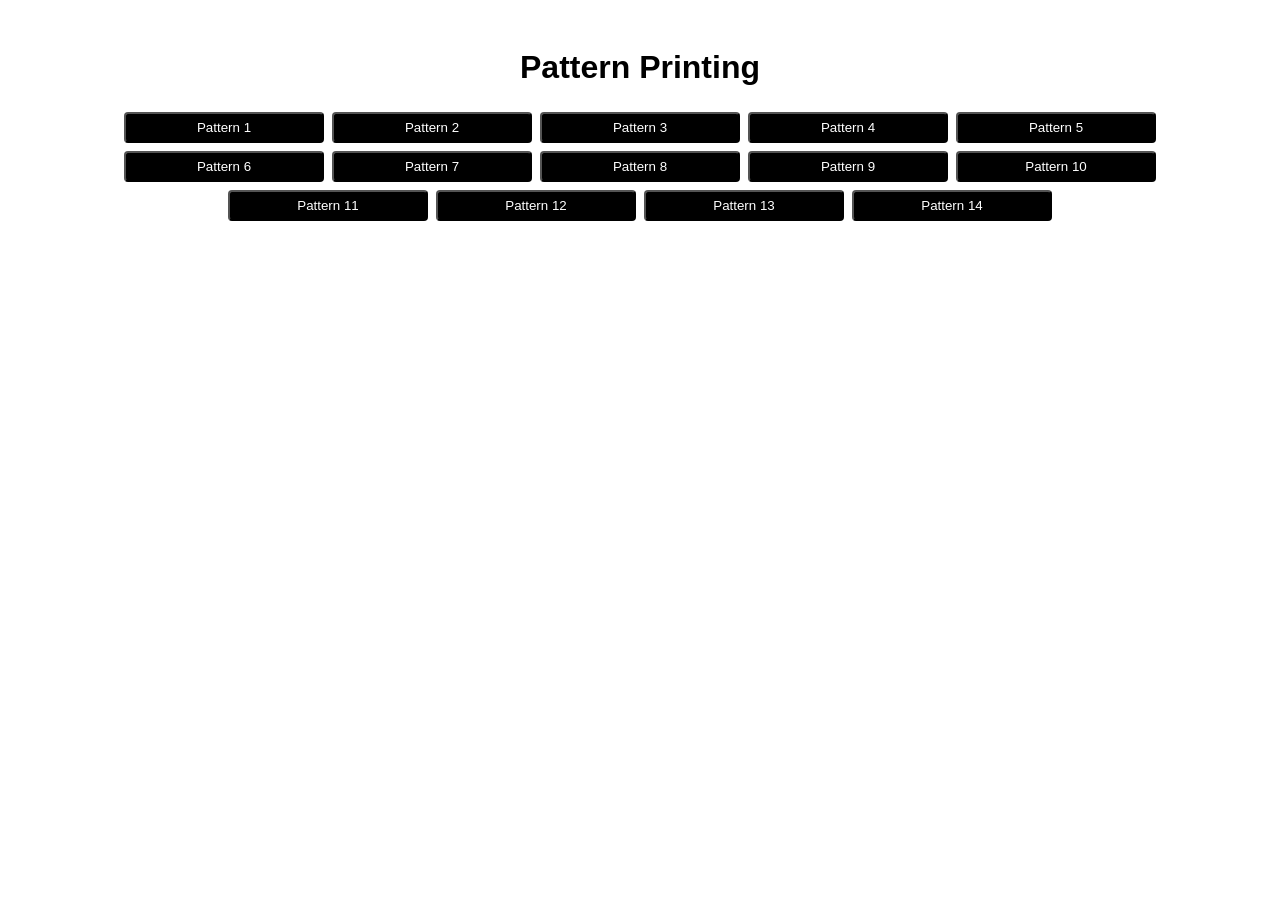
<file: 1-10-26/patterns/index.html>
<!DOCTYPE html>
<html lang="en">
<head>
<meta charset="UTF-8">
<title>Patterns</title>
<style>
    body {
        font-family: sans-serif;
        padding: 20px;
    }
    h1{
        text-align: center;
        color: #000;
    }
    button {
        margin: 4px;
        padding: 6px 12px;
        cursor: pointer;
        color: #fff;
        width: 200px;
        height: auto;
        border-radius: 4px;
        background-color: black;
    }
    div{
        display: flex;
        justify-content: center;
        flex-wrap: wrap;

        align-items: center;
    }
    #result {
        display: none;
        margin-top: 20px;
        padding: 15px;
        width: 100%;
        text-align: center;
        font-size: 30px;
        background: #111;
        color: #fff;
        font-family: "Courier New", monospace;
        font-size: 16px;
        white-space: pre;
        line-height: 1.2;
        border-radius: 6px;
    }
</style>
</head>
<body>
    <h1>Pattern Printing</h1>
    <div>
    <button onclick="printPattern1()">Pattern 1</button>
    <button onclick="printPattern2()">Pattern 2</button>
    <button onclick="printPattern3()">Pattern 3</button>
    <button onclick="printPattern4()">Pattern 4</button>
    <button onclick="printPattern5()">Pattern 5</button>
    <button onclick="printPattern6()">Pattern 6</button>
    <button onclick="printPattern7()">Pattern 7</button>
    <button onclick="printPattern8()">Pattern 8</button>
    <button onclick="printPattern9()">Pattern 9</button>
    <button onclick="printPattern10()">Pattern 10</button>
    <button onclick="printPattern11()">Pattern 11</button>
    <button onclick="printPattern12()">Pattern 12</button>
    <button onclick="printPattern13()">Pattern 13</button>
    <button onclick="printPattern14()">Pattern 14</button>
    </div>

    <pre id="result"></pre>

    <script  type="text/javascript" src="patterns.js"></script>
   
</body>
</html>
</file>
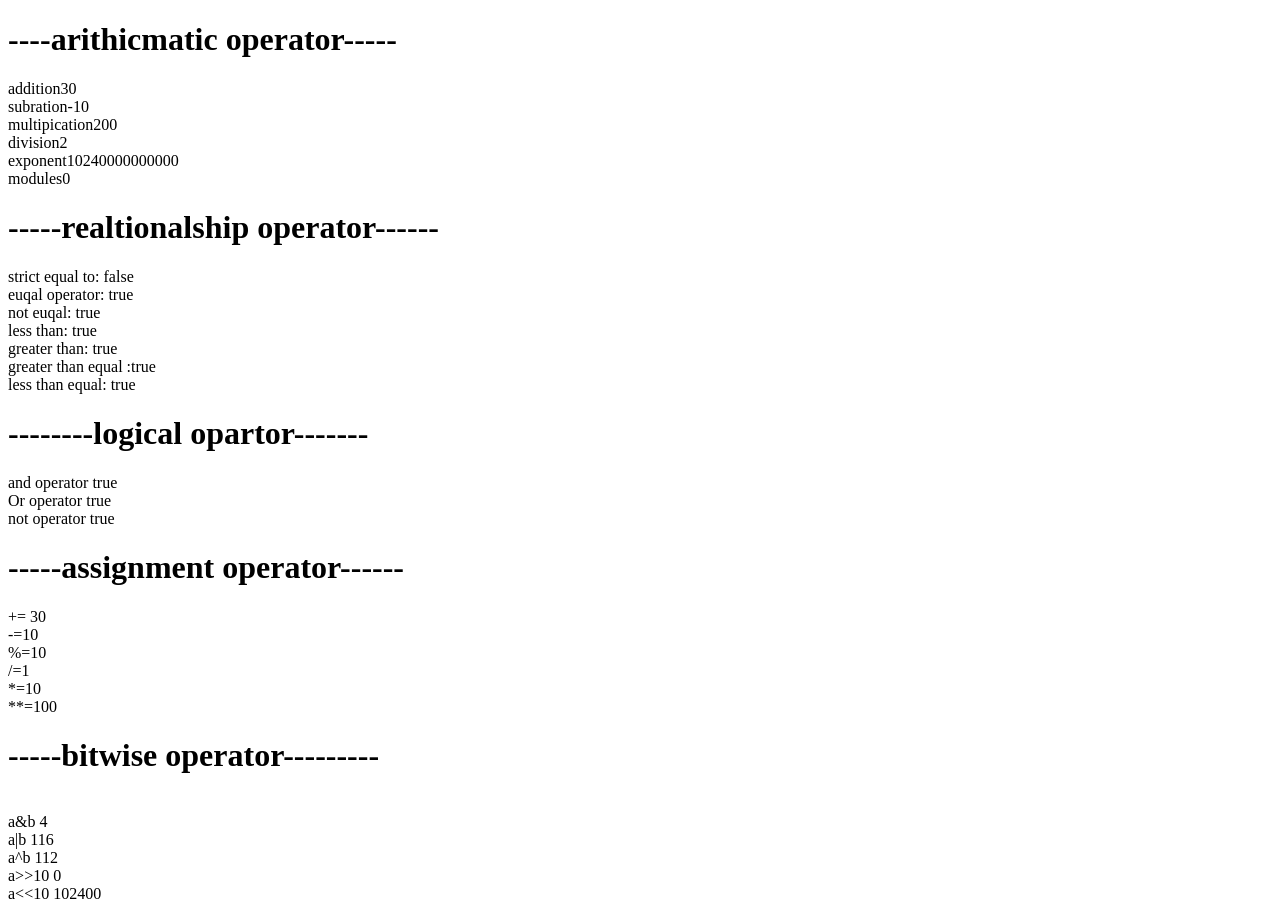
<file: 17-9-26/17-09-26.html>
<!DOCTYPE html>
<html lang="en">
<head>
    <meta charset="UTF-8">
    <meta name="viewport" content="width=device-width, initial-scale=1.0">
    <title>Document</title>
</head>
<body>
    <script>
       
        var a=10;
        var b=20;
        var d=30;
        document.write("<h1>----arithicmatic operator-----</h1>");
        document.write("addition",a+b,"<br>");
        document.write("subration",a-b,"<br>");
        document.write("multipication",a*b,"<br>");
        document.write("division",b/a,"<br>");
        document.write("exponent",b**a,"<br>");
        document.write("modules",b%a,"<br>");
        var c="10"
        var d="False"
        document.write("<h1>-----realtionalship operator------</h1>");
        document.write("strict equal to: ",a===c,"<br>");
        document.write("euqal operator: ",a==c,"<br>");
        document.write("not euqal: ",a!=b,"<br>");
        document.write("less than: ",a<b,"<br>");
        document.write("greater than: ",b>a,"<br>");
        document.write("greater than equal :",b>=a,"<br>");
        document.write("less than equal: ",a<=b,"<br>");
        document.write("<h1>--------logical opartor-------</h1>");
        document.write("and  operator ", a<b && a==c,"<br>");
        document.write("Or  operator ", b>a ||d>a,"<br>");
        document.write("not  operator ",!false,"<br>");
        document.write("<h1>-----assignment operator------</h1>")
        document.write("+= ",a+=b,"<br>")
        document.write("-=",a-=b,"<br>")
        document.write("%=",a%=b,"<br>")
        document.write("/=",a/=10,"<br>")
        document.write("*=",a*=10,"<br>")
        document.write("**=",a**=2,"<br>")
        document.write("<h1>-----bitwise operator---------</h1>","<br>")
        document.write("a&b  ",a&b,"<br>")
        document.write("a|b  ",a|b,"<br>")
        document.write("a^b   ",a^b,"<br>")
        document.write("a>>10  ",a>>10,"<br>")
        document.write("a<<10  ",a<<10,"<br>")
        

        
    </script>
</body>
</html>
</file>
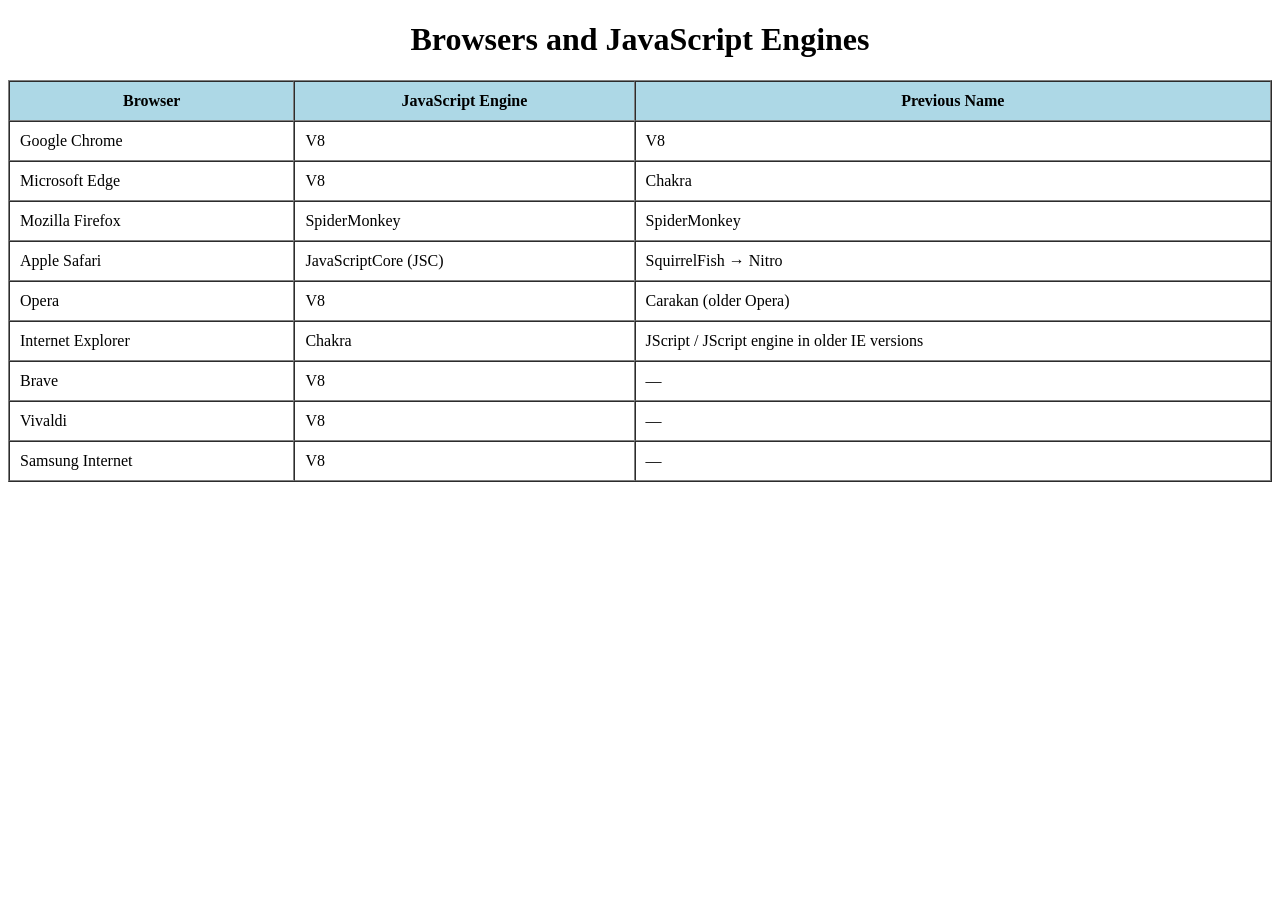
<file: 20-9-26/20-9-26.html>
<!DOCTYPE html>
<html>

<head>
    <meta charset="UTF-8">
    <title>Browsers and JavaScript Engines</title>
</head>

<body>

    <h1 align="center">Browsers and JavaScript Engines</h1>

    <table border="1" cellpadding="10" cellspacing="0" width="100%">

        <tr bgcolor="lightblue">
            <th>Browser</th>
            <th>JavaScript Engine</th>
            <th>Previous Name</th>
        </tr>

        <tr>
            <td>Google Chrome</td>
            <td>V8</td>
            <td>V8</td>
        </tr>

        <tr>
            <td>Microsoft Edge</td>
            <td>V8</td>
            <td>Chakra</td>
        </tr>

        <tr>
            <td>Mozilla Firefox</td>
            <td>SpiderMonkey</td>
            <td>SpiderMonkey</td>
        </tr>

        <tr>
            <td>Apple Safari</td>
            <td>JavaScriptCore (JSC)</td>
            <td>SquirrelFish &rarr; Nitro</td>
        </tr>

        <tr>
            <td>Opera</td>
            <td>V8</td>
            <td>Carakan (older Opera)</td>
        </tr>

        <tr>
            <td>Internet Explorer</td>
            <td>Chakra</td>
            <td>JScript / JScript engine in older IE versions</td>
        </tr>

        <tr>
            <td>Brave</td>
            <td>V8</td>
            <td>&mdash;</td>
        </tr>

        <tr>
            <td>Vivaldi</td>
            <td>V8</td>
            <td>&mdash;</td>
        </tr>

        <tr>
            <td>Samsung Internet</td>
            <td>V8</td>
            <td>&mdash;</td>
        </tr>

    </table>

</body>

</html>
</file>
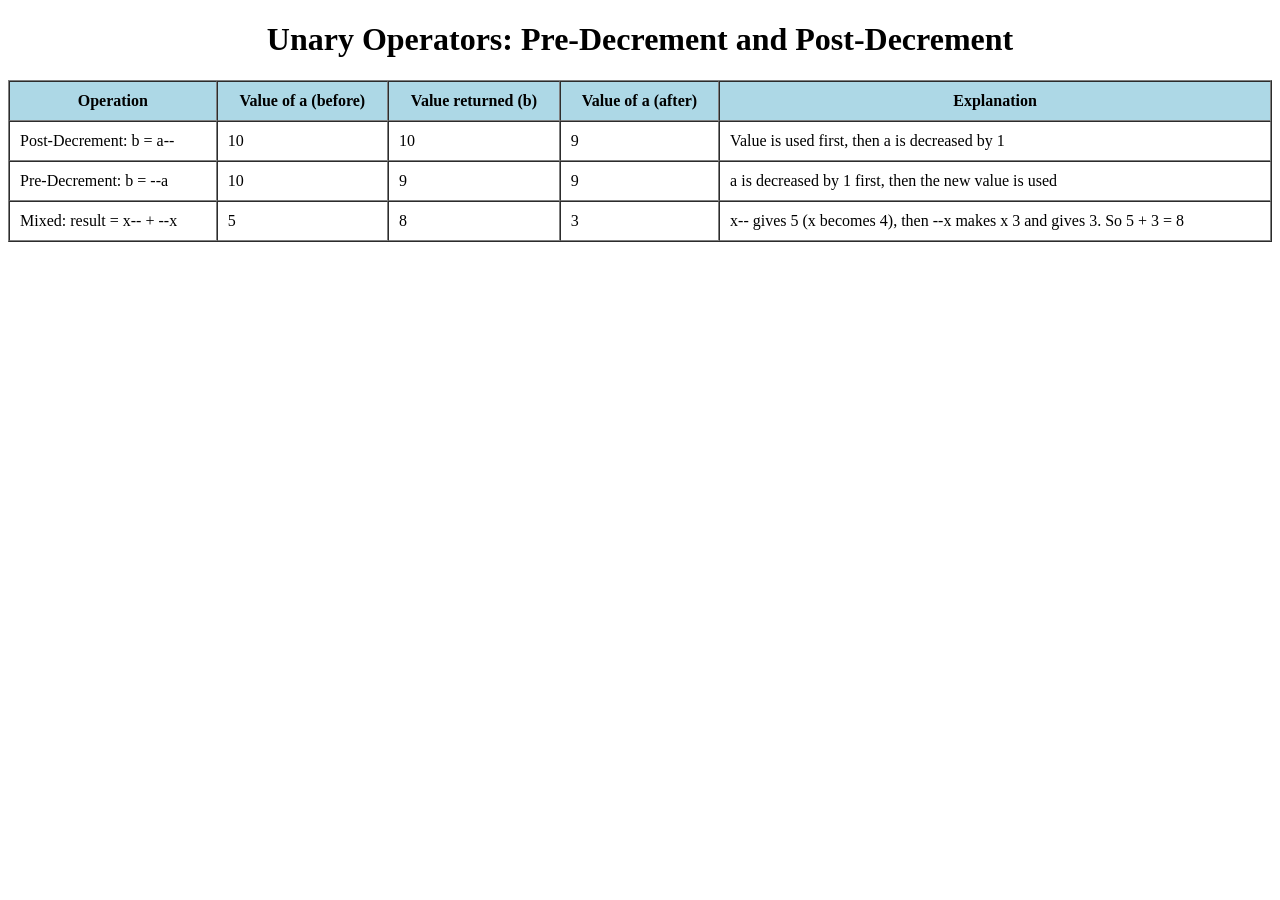
<file: 21-9-26/21-9-26.html>
<!DOCTYPE html>
<html>

<head>
    <meta charset="UTF-8">
    <title>Pre and Post Decrement</title>
</head>

<body>

    <h1 align="center">Unary Operators: Pre-Decrement and Post-Decrement</h1>

    <table border="1" cellpadding="10" cellspacing="0" width="100%">

        <tr bgcolor="lightblue">
            <th>Operation</th>
            <th>Value of a (before)</th>
            <th>Value returned (b)</th>
            <th>Value of a (after)</th>
            <th>Explanation</th>
        </tr>

        <tbody id="result"></tbody>

    </table>

    <script>
        var output = "";

        // ---------- Post-Decrement (a--) ----------
        // First the current value is used, then a is decreased by 1
        var a = 10;
        var before = a;
        var b = a--;
        console.log("Post-Decrement: a = " + before + ", b = a-- gives b = " + b + ", a = " + a);

        output += "<tr>" +
            "<td>Post-Decrement: b = a--</td>" +
            "<td>" + before + "</td>" +
            "<td>" + b + "</td>" +
            "<td>" + a + "</td>" +
            "<td>Value is used first, then a is decreased by 1</td>" +
            "</tr>";

        // ---------- Pre-Decrement (--a) ----------
        // First a is decreased by 1, then the new value is used
        a = 10;
        before = a;
        b = --a;
        console.log("Pre-Decrement: a = " + before + ", b = --a gives b = " + b + ", a = " + a);

        output += "<tr>" +
            "<td>Pre-Decrement: b = --a</td>" +
            "<td>" + before + "</td>" +
            "<td>" + b + "</td>" +
            "<td>" + a + "</td>" +
            "<td>a is decreased by 1 first, then the new value is used</td>" +
            "</tr>";

        // ---------- Mixed example ----------
        // x-- uses 5 (x becomes 4), then --x makes x 3 and uses 3
        var x = 5;
        before = x;
        var result = x-- + --x;   // 5 + 3 = 8
        console.log("Mixed: x = " + before + ", x-- + --x = " + result + ", x = " + x);

        output += "<tr>" +
            "<td>Mixed: result = x-- + --x</td>" +
            "<td>" + before + "</td>" +
            "<td>" + result + "</td>" +
            "<td>" + x + "</td>" +
            "<td>x-- gives 5 (x becomes 4), then --x makes x 3 and gives 3. So 5 + 3 = 8</td>" +
            "</tr>";

        document.getElementById("result").innerHTML = output;
    </script>

</body>

</html>
</file>
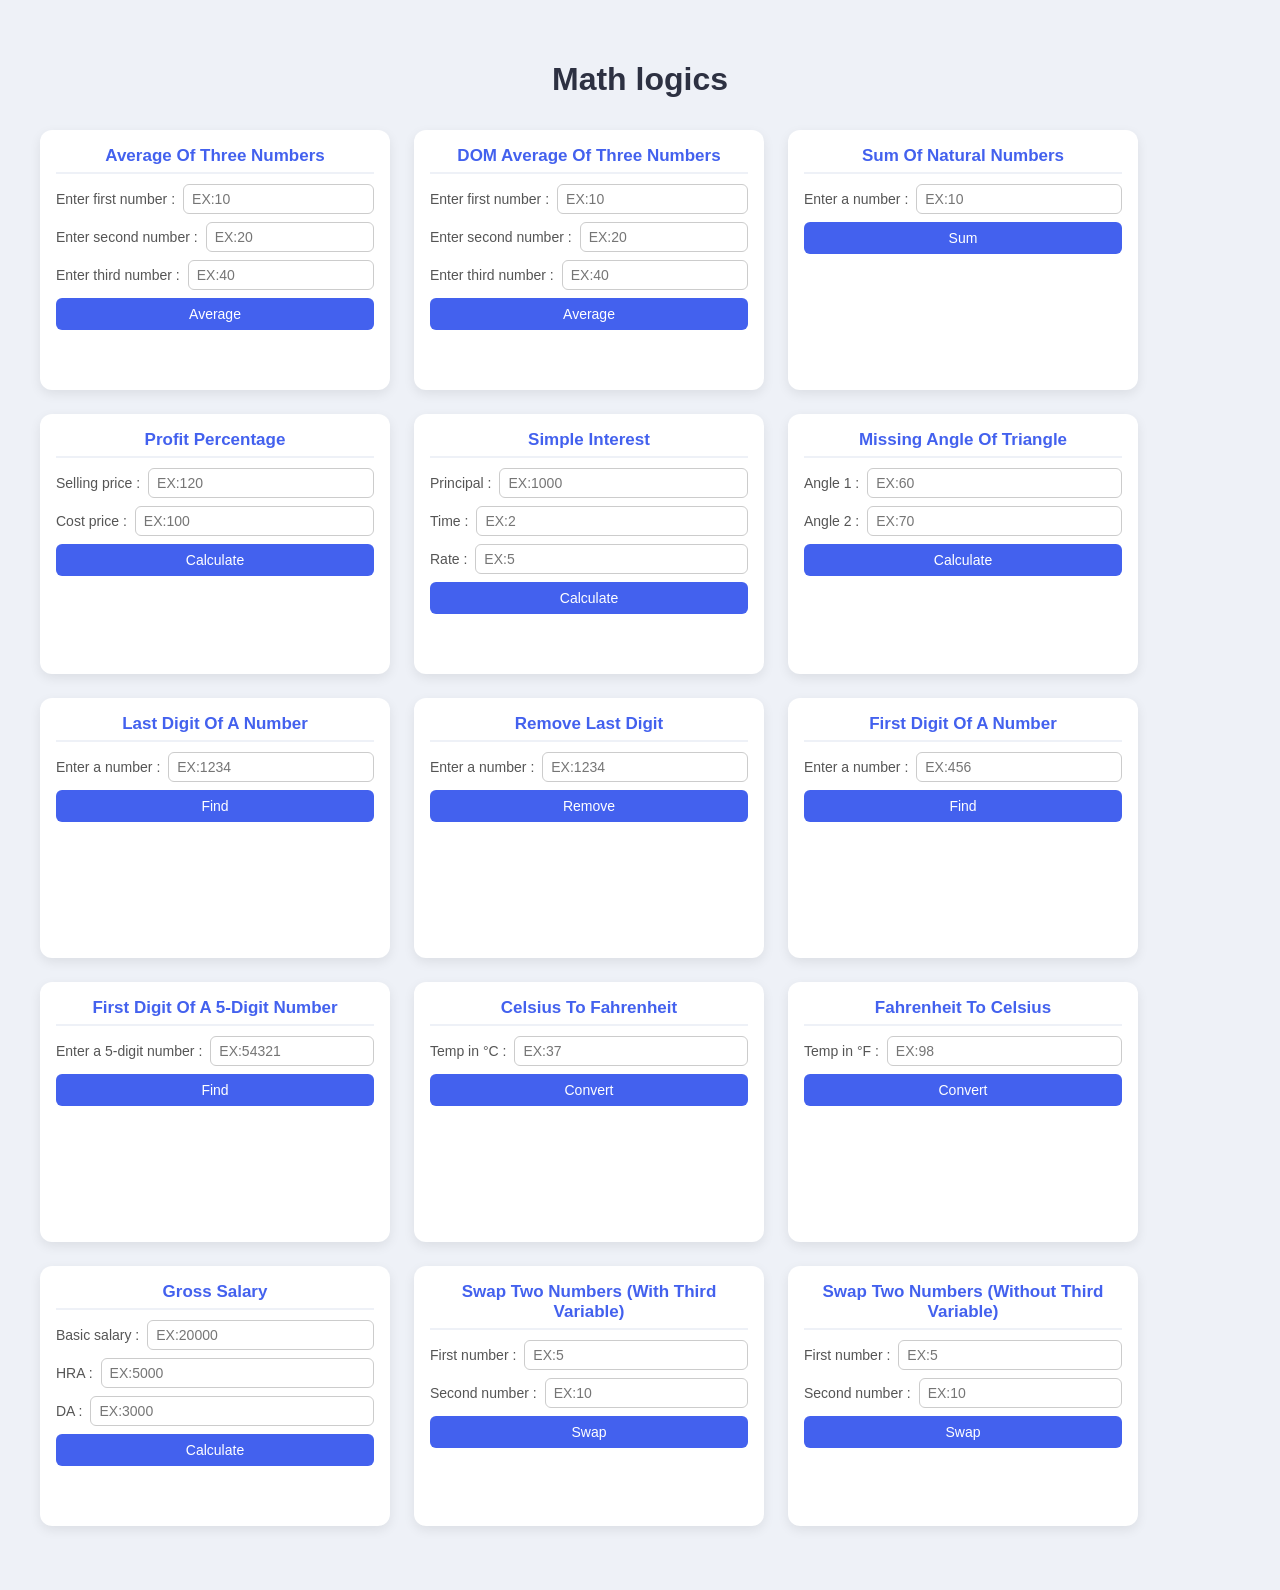
<file: 24-09-26/task.html>
<!doctype html>
<html lang="en">
  <head>
    <meta charset="UTF-8" />
    <meta name="viewport" content="width=device-width, initial-scale=1.0" />
    <title>Math Utilities</title>
    <link rel="stylesheet" href="task.css" />
  </head>
  <body>
    <h1 class="page-title">Math logics</h1>
    <div class="grid">
      <div class="card">
        <h2>Average Of Three Numbers</h2>
        <div class="input1">
          <label>Enter first number :</label>
          <input type="number" placeholder="EX:10" id="n1" />
        </div>
        <div class="input1">
          <label>Enter second number :</label>
          <input type="number" placeholder="EX:20" id="n2" />
        </div>
        <div class="input1">
          <label>Enter third number :</label>
          <input type="number" placeholder="EX:40" id="n3" />
        </div>
        <button onclick="avgnum()">Average</button>
        <div class="result" id="res1"></div>
      </div>

      <div class="card">
        <h2>DOM Average Of Three Numbers</h2>
        <div class="input1">
          <label>Enter first number :</label>
          <input type="number" placeholder="EX:10" id="d1" />
        </div>
        <div class="input1">
          <label>Enter second number :</label>
          <input type="number" placeholder="EX:20" id="d2" />
        </div>
        <div class="input1">
          <label>Enter third number :</label>
          <input type="number" placeholder="EX:40" id="d3" />
        </div>
        <button onclick="domavgnum()">Average</button>
        <div class="result" id="domaverageofthree"></div>
      </div>

      <div class="card">
        <h2>Sum Of Natural Numbers</h2>
        <div class="input1">
          <label>Enter a number :</label>
          <input type="number" placeholder="EX:10" id="n6" />
        </div>
        <button onclick="sumnaturalnum()">Sum</button>
        <div class="result" id="sumnatural"></div>
      </div>

      <div class="card">
        <h2>Profit Percentage</h2>
        <div class="input1">
          <label>Selling price :</label>
          <input type="number" placeholder="EX:120" id="sp" />
        </div>
        <div class="input1">
          <label>Cost price :</label>
          <input type="number" placeholder="EX:100" id="cp" />
        </div>
        <button onclick="Profit_percentage()">Calculate</button>
        <div class="result" id="profit_percentage"></div>
      </div>

      <div class="card">
        <h2>Simple Interest</h2>
        <div class="input1">
          <label>Principal :</label>
          <input type="number" placeholder="EX:1000" id="p" />
        </div>
        <div class="input1">
          <label>Time :</label>
          <input type="number" placeholder="EX:2" id="t" />
        </div>
        <div class="input1">
          <label>Rate :</label>
          <input type="number" placeholder="EX:5" id="r" />
        </div>
        <button onclick="ptr()">Calculate</button>
        <div class="result" id="ptr"></div>
      </div>

      <div class="card">
        <h2>Missing Angle Of Triangle</h2>
        <div class="input1">
          <label>Angle 1 :</label>
          <input type="number" placeholder="EX:60" id="angle1" />
        </div>
        <div class="input1">
          <label>Angle 2 :</label>
          <input type="number" placeholder="EX:70" id="angle2" />
        </div>
        <button onclick="missingangle()">Calculate</button>
        <div class="result" id="angle"></div>
      </div>

      <div class="card">
        <h2>Last Digit Of A Number</h2>
        <div class="input1">
          <label>Enter a number :</label>
          <input type="number" placeholder="EX:1234" id="l" />
        </div>
        <button onclick="last()">Find</button>
        <div class="result" id="last"></div>
      </div>

      <div class="card">
        <h2>Remove Last Digit</h2>
        <div class="input1">
          <label>Enter a number :</label>
          <input type="number" placeholder="EX:1234" id="rd" />
        </div>
        <button onclick="remove()">Remove</button>
        <div class="result" id="removedigit"></div>
      </div>

      <div class="card">
        <h2>First Digit Of A Number</h2>
        <div class="input1">
          <label>Enter a number :</label>
          <input type="number" placeholder="EX:456" id="first_digit" />
        </div>
        <button onclick="fFirst_digit_3_digit_number()">Find</button>
        <div class="result" id="firstdigit"></div>
      </div>

      <div class="card">
        <h2>First Digit Of A 5-Digit Number</h2>
        <div class="input1">
          <label>Enter a 5-digit number :</label>
          <input type="number" placeholder="EX:54321" id="fd5" />
        </div>
        <button onclick="firstDigitFiveDigit()">Find</button>
        <div class="result" id="firstdigit5"></div>
      </div>

      <div class="card">
        <h2>Celsius To Fahrenheit</h2>
        <div class="input1">
          <label>Temp in &deg;C :</label>
          <input type="number" placeholder="EX:37" id="celsius" />
        </div>
        <button onclick="celsiusToFahrenheit()">Convert</button>
        <div class="result" id="fahrenheit"></div>
      </div>

      <div class="card">
        <h2>Fahrenheit To Celsius</h2>
        <div class="input1">
          <label>Temp in &deg;F :</label>
          <input type="number" placeholder="EX:98" id="fahrenheit_in" />
        </div>
        <button onclick="fahrenheitToCelsius()">Convert</button>
        <div class="result" id="celsius_out"></div>
      </div>

      <div class="card">
        <h2>Gross Salary</h2>
        <div class="input1">
          <label>Basic salary :</label>
          <input type="number" placeholder="EX:20000" id="basic" />
        </div>
        <div class="input1">
          <label>HRA :</label>
          <input type="number" placeholder="EX:5000" id="hra" />
        </div>
        <div class="input1">
          <label>DA :</label>
          <input type="number" placeholder="EX:3000" id="da" />
        </div>
        <button onclick="grossSalary()">Calculate</button>
        <div class="result" id="gross"></div>
      </div>

      <div class="card">
        <h2>Swap Two Numbers (With Third Variable)</h2>
        <div class="input1">
          <label>First number :</label>
          <input type="number" placeholder="EX:5" id="swap1a" />
        </div>
        <div class="input1">
          <label>Second number :</label>
          <input type="number" placeholder="EX:10" id="swap1b" />
        </div>
        <button onclick="swapWithThird()">Swap</button>
        <div class="result" id="swapWithThirdResult"></div>
      </div>

      <div class="card">
        <h2>Swap Two Numbers (Without Third Variable)</h2>
        <div class="input1">
          <label>First number :</label>
          <input type="number" placeholder="EX:5" id="swap2a" />
        </div>
        <div class="input1">
          <label>Second number :</label>
          <input type="number" placeholder="EX:10" id="swap2b" />
        </div>
        <button onclick="swapWithoutThird()">Swap</button>
        <div class="result" id="swapWithoutThirdResult"></div>
      </div>
    </div>
    <script type="text/javascript" src="task.js"></script>
  </body>
</html>
</file>
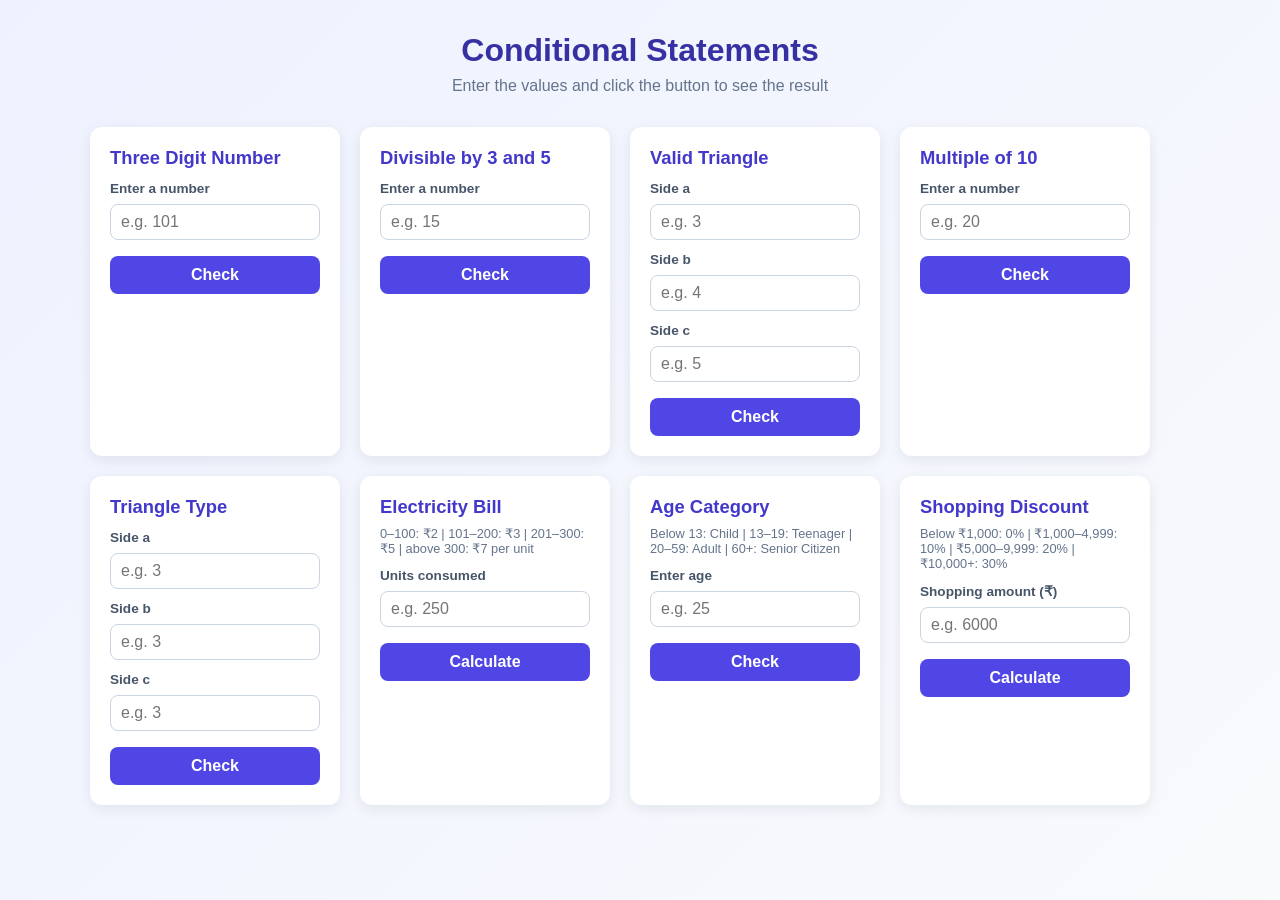
<file: 1-10-26/conditional statements/if.html>
<!DOCTYPE html>
<html lang="en">
<head>
    <meta charset="UTF-8">
    <meta name="viewport" content="width=device-width, initial-scale=1.0">
    <title>Conditional Statements</title>
    <link rel="stylesheet" href="if.css">
</head>
<body>
    <div class="header">
        <h1>Conditional Statements</h1>
        <p>Enter the values and click the button to see the result</p>
    </div>

    <div class="container">
        <div class="card">
            <h2>Three Digit Number</h2>
            <label for="number">Enter a number</label>
            <input type="number" id="number" placeholder="e.g. 101">
            <button onclick="checkNumber()">Check</button>
            <div class="result" id="result1"></div>
        </div>

        <div class="card">
            <h2>Divisible by 3 and 5</h2>
            <label for="number1">Enter a number</label>
            <input type="number" id="number1" placeholder="e.g. 15">
            <button onclick="checkDivisibility()">Check</button>
            <div class="result" id="result2"></div>
        </div>

        <div class="card">
            <h2>Valid Triangle</h2>
            <label for="side1">Side a</label>
            <input type="number" id="side1" placeholder="e.g. 3">
            <label for="side2">Side b</label>
            <input type="number" id="side2" placeholder="e.g. 4">
            <label for="side3">Side c</label>
            <input type="number" id="side3" placeholder="e.g. 5">
            <button onclick="checkvalidtriangleornot()">Check</button>
            <div class="result" id="result3"></div>
        </div>

        <div class="card">
            <h2>Multiple of 10</h2>
            <label for="number2">Enter a number</label>
            <input type="number" id="number2" placeholder="e.g. 20">
            <button onclick="checkMultipleof10()">Check</button>
            <div class="result" id="result4"></div>
        </div>

        <div class="card">
            <h2>Triangle Type</h2>
            <label for="side4">Side a</label>
            <input type="number" id="side4" placeholder="e.g. 3">
            <label for="side5">Side b</label>
            <input type="number" id="side5" placeholder="e.g. 3">
            <label for="side6">Side c</label>
            <input type="number" id="side6" placeholder="e.g. 3">
            <button onclick="checkTriangleType()">Check</button>
            <div class="result" id="result5"></div>
        </div>

        <div class="card">
            <h2>Electricity Bill</h2>
            <div class="info">0–100: ₹2 | 101–200: ₹3 | 201–300: ₹5 | above 300: ₹7 per unit</div>
            <label for="units">Units consumed</label>
            <input type="number" id="units" placeholder="e.g. 250">
            <button onclick="calculateElectricityBill()">Calculate</button>
            <div class="result" id="result6"></div>
        </div>

        <div class="card">
            <h2>Age Category</h2>
            <div class="info">Below 13: Child | 13–19: Teenager | 20–59: Adult | 60+: Senior Citizen</div>
            <label for="age">Enter age</label>
            <input type="number" id="age" placeholder="e.g. 25">
            <button onclick="displayAgeCategory()">Check</button>
            <div class="result" id="result7"></div>
        </div>

        <div class="card">
            <h2>Shopping Discount</h2>
            <div class="info">Below ₹1,000: 0% | ₹1,000–4,999: 10% | ₹5,000–9,999: 20% | ₹10,000+: 30%</div>
            <label for="amount">Shopping amount (₹)</label>
            <input type="number" id="amount" placeholder="e.g. 6000">
            <button onclick="calculateDiscount()">Calculate</button>
            <div class="result" id="result8"></div>
        </div>
    </div>

    <script type="text/javascript" src="if.js"></script>
</body>
</html>
</file>
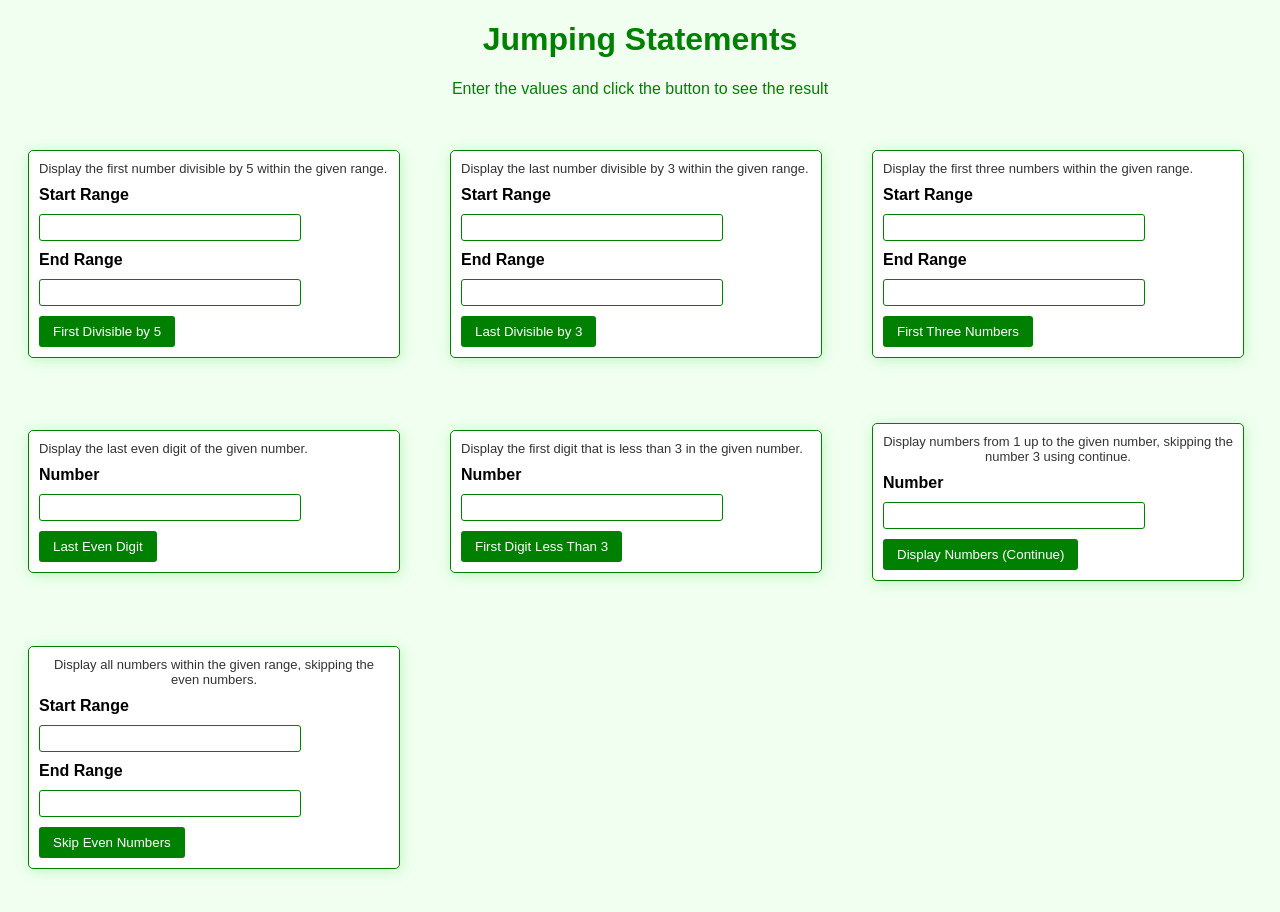
<file: 1-10-26/jummping statements/jumping_statement.html>
<!DOCTYPE html>
<html lang="en">
<head>
    <meta charset="UTF-8">
    <meta name="viewport" content="width=device-width, initial-scale=1.0">
    <title>Jumping Statements</title>
    <link rel="stylesheet" href="jumping_statement.css">
</head>
<body>
    <div class="header">
        <h1>Jumping Statements</h1>
        <p>Enter the values and click the button to see the result</p>
    </div>

    <div class="container">

        <div class="task">
            <p class="info">Display the first number divisible by 5 within the given range.</p>
            <label>Start Range</label>
            <input type="number" id="start1">
            <label>End Range</label>
            <input type="number" id="end1">
            <button onclick="firstDivisibleOf5()">First Divisible by 5</button>
            <p class="result" id="result1"></p>
        </div>

        <div class="task">
            <p class="info">Display the last number divisible by 3 within the given range.</p>
            <label>Start Range</label>
            <input type="number" id="start2">
            <label>End Range</label>
            <input type="number" id="end2">
            <button onclick="lastDivisibleOf3()">Last Divisible by 3</button>
            <p class="result" id="result2"></p>
        </div>

        <div class="task">
            <p class="info">Display the first three numbers within the given range.</p>
            <label>Start Range</label>
            <input type="number" id="start3">
            <label>End Range</label>
            <input type="number" id="end3">
            <button onclick="firstThreeNumbers()">First Three Numbers</button>
            <p class="result" id="result3"></p>
        </div>

        <div class="task">
            <p class="info">Display the last even digit of the given number.</p>
            <label>Number</label>
            <input type="number" id="number1">
            <button onclick="lastEvenNumber()">Last Even Digit</button>
            <p class="result" id="result4"></p>
        </div>

        <div class="task">
            <p class="info">Display the first digit that is less than 3 in the given number.</p>
            <label>Number</label>
            <input type="number" id="number2">
            <button onclick="firstDigitLessThan3()">First Digit Less Than 3</button>
            <p class="result" id="result5"></p>
        </div>

        <div class="task">
            <p class="info">Display numbers from 1 up to the given number, skipping the number 3 using continue.</p>
            <label>Number</label>
            <input type="number" id="number3">
            <button onclick="displayNumbersWithContinue()">Display Numbers (Continue)</button>
            <p class="result" id="result6"></p>
        </div>

        <div class="task">
            <p class="info">Display all numbers within the given range, skipping the even numbers.</p>
            <label>Start Range</label>
            <input type="number" id="start4">
            <label>End Range</label>
            <input type="number" id="end4">
            <button onclick="skipEvenNumbers()">Skip Even Numbers</button>
            <p class="result" id="result7"></p>
        </div>

    </div>

    <script type="text/javascript" src="jumping_statement.js"></script>
</body>
</html>
</file>
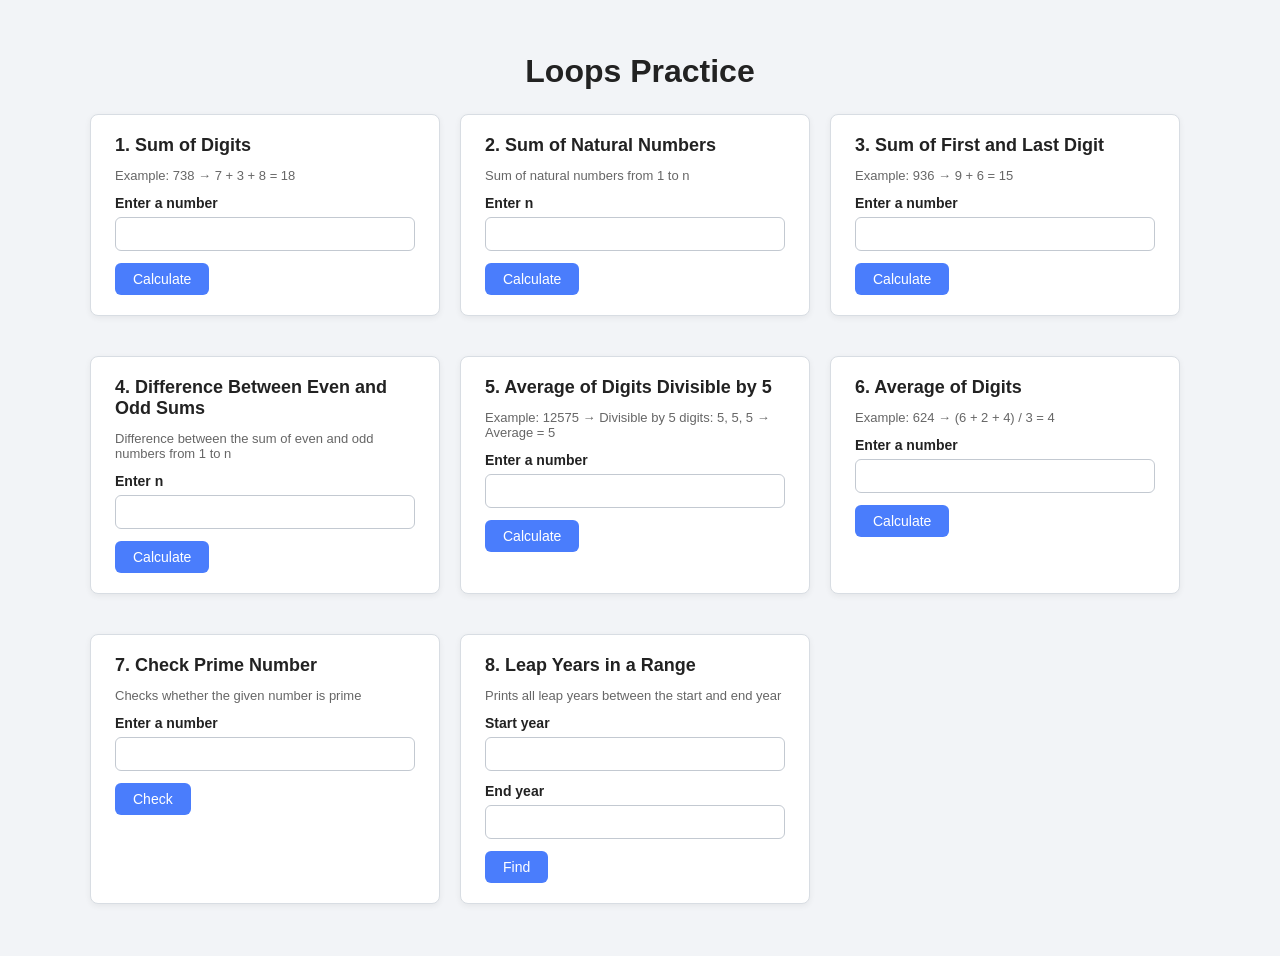
<file: 1-10-26/loops/loop.html>
<!DOCTYPE html>
<html lang="en">
<head>
    <meta charset="UTF-8">
    <meta name="viewport" content="width=device-width, initial-scale=1.0">
    <title>Loops Practice</title>
    <link rel="stylesheet" href="loop.css">
</head>
<body>
    <h1>Loops Practice</h1>
    <div class="container">
        
    <div class="task">
        <h2>1. Sum of Digits</h2>
        <p class="hint">Example: 738 &rarr; 7 + 3 + 8 = 18</p>
        <div class="input-group">
            <label for="num1">Enter a number</label>
            <input type="number" id="num1">
        </div>
        <button onclick="sumOfDigits()">Calculate</button>
        <div class="result" id="result1"></div>
    </div>

    <div class="task">
        <h2>2. Sum of Natural Numbers</h2>
        <p class="hint">Sum of natural numbers from 1 to n</p>
        <div class="input-group">
            <label for="num2">Enter n</label>
            <input type="number" id="num2">
        </div>
        <button onclick="sumOfNaturalNumbers()">Calculate</button>
        <div class="result" id="result2"></div>
    </div>

    <div class="task">
        <h2>3. Sum of First and Last Digit</h2>
        <p class="hint">Example: 936 &rarr; 9 + 6 = 15</p>
        <div class="input-group">
            <label for="num3">Enter a number</label>
            <input type="number" id="num3">
        </div>
        <button onclick="sumOfFirstAndLastDigit()">Calculate</button>
        <div class="result" id="result3"></div>
    </div>

    <div class="task">
        <h2>4. Difference Between Even and Odd Sums</h2>
        <p class="hint">Difference between the sum of even and odd numbers from 1 to n</p>
        <div class="input-group">
            <label for="num4">Enter n</label>
            <input type="number" id="num4">
        </div>
        <button onclick="differenceBetweenEvenAndOdd()">Calculate</button>
        <div class="result" id="result4"></div>
    </div>

    <div class="task">
        <h2>5. Average of Digits Divisible by 5</h2>
        <p class="hint">Example: 12575 &rarr; Divisible by 5 digits: 5, 5, 5 &rarr; Average = 5</p>
        <div class="input-group">
            <label for="num5">Enter a number</label>
            <input type="number" id="num5">
        </div>
        <button onclick="averageOfDigitsDivisibleBy5()">Calculate</button>
        <div class="result" id="result5"></div>
    </div>

    <div class="task">
        <h2>6. Average of Digits</h2>
        <p class="hint">Example: 624 &rarr; (6 + 2 + 4) / 3 = 4</p>
        <div class="input-group">
            <label for="num6">Enter a number</label>
            <input type="number" id="num6">
        </div>
        <button onclick="averageOfDigits()">Calculate</button>
        <div class="result" id="result6"></div>
    </div>

    <div class="task">
        <h2>7. Check Prime Number</h2>
        <p class="hint">Checks whether the given number is prime</p>
        <div class="input-group">
            <label for="num7">Enter a number</label>
            <input type="number" id="num7">
        </div>
        <button onclick="isPrime()">Check</button>
        <div class="result" id="result7"></div>
    </div>

    <div class="task">
        <h2>8. Leap Years in a Range</h2>
        <p class="hint">Prints all leap years between the start and end year</p>
        <div class="input-group">
            <label for="startYear">Start year</label>
            <input type="number" id="startYear">
        </div>
        <div class="input-group">
            <label for="endYear">End year</label>
            <input type="number" id="endYear">
        </div>
        <button onclick="printLeapYears()">Find</button>
        <div class="result" id="result8"></div>
    </div>
    </div>

    <script type="text/javascript" src="loops.js"></script>
</body>
</html>
</file>
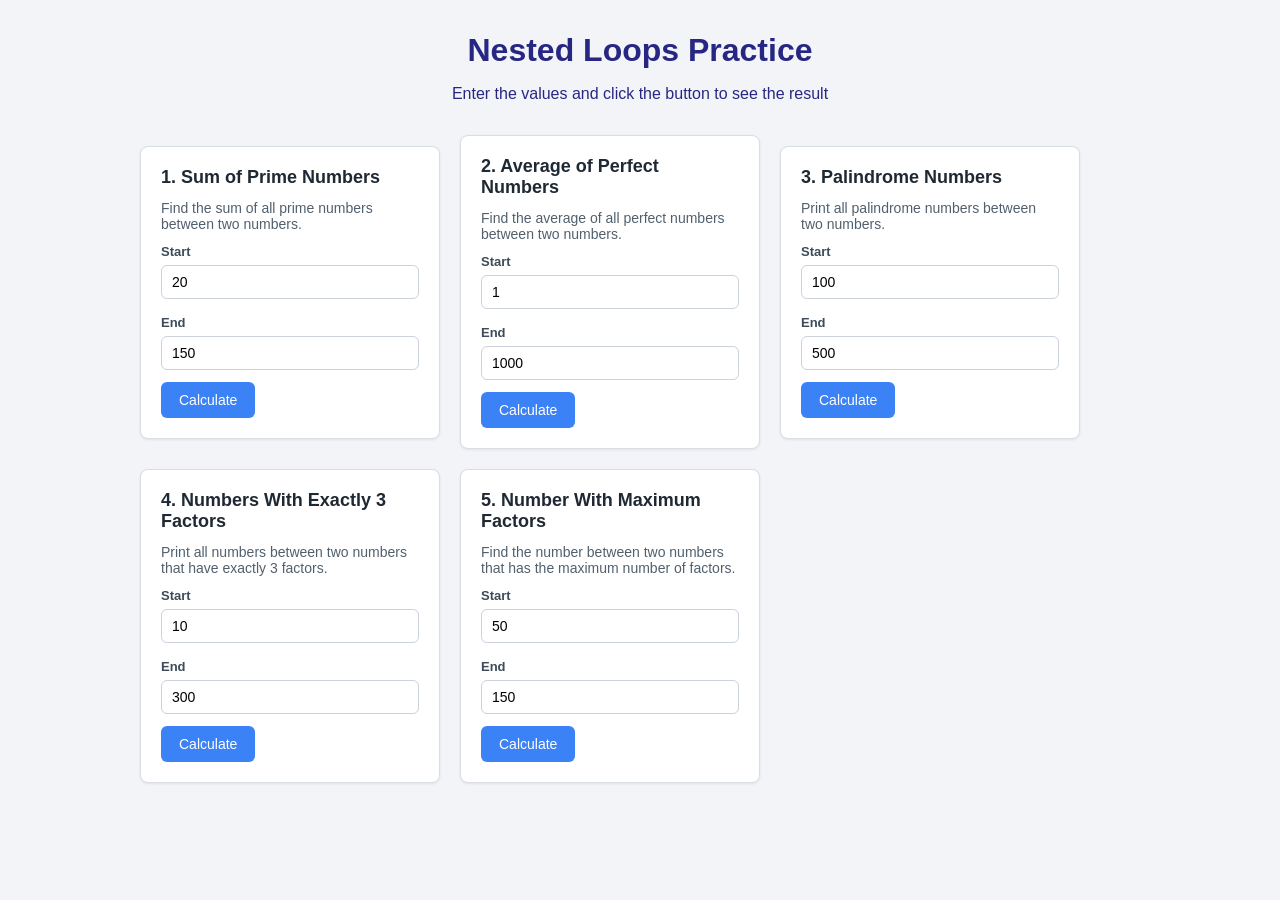
<file: 1-10-26/nestedloops/nestloop.html>
<!DOCTYPE html>
<html lang="en">
<head>
    <meta charset="UTF-8">
    <meta name="viewport" content="width=device-width, initial-scale=1.0">
    <title>Nested Loops Practice</title>
    <link rel="stylesheet" href="nestloop.css">
</head>
<body>
    <header>
        <h1>Nested Loops Practice</h1>
        <p>Enter the values and click the button to see the result</p>
    </header>
    
    <div class="container">
        

        <div class="task-card">
            <h2>1. Sum of Prime Numbers</h2>
            <p>Find the sum of all prime numbers between two numbers.</p>
            <div class="input-row">
                <div class="input-group">
                    <label for="input1Start">Start</label>
                    <input type="number" id="input1Start" value="20">
                </div>
                <div class="input-group">
                    <label for="input1End">End</label>
                    <input type="number" id="input1End" value="150">
                </div>
            </div>
            <button onclick="sumOfPrimeNumbers()">Calculate</button>
            <div class="result" id="output1"></div>
        </div>

        <div class="task-card">
            <h2>2. Average of Perfect Numbers</h2>
            <p>Find the average of all perfect numbers between two numbers.</p>
            <div class="input-row">
                <div class="input-group">
                    <label for="input2Start">Start</label>
                    <input type="number" id="input2Start" value="1">
                </div>
                <div class="input-group">
                    <label for="input2End">End</label>
                    <input type="number" id="input2End" value="1000">
                </div>
            </div>
            <button onclick="averageOfPerfectNumbers()">Calculate</button>
            <div class="result" id="output2"></div>
        </div>

        <div class="task-card">
            <h2>3. Palindrome Numbers</h2>
            <p>Print all palindrome numbers between two numbers.</p>
            <div class="input-row">
                <div class="input-group">
                    <label for="input3Start">Start</label>
                    <input type="number" id="input3Start" value="100">
                </div>
                <div class="input-group">
                    <label for="input3End">End</label>
                    <input type="number" id="input3End" value="500">
                </div>
            </div>
            <button onclick="printPalindromeNumbers()">Calculate</button>
            <div class="result" id="output3"></div>
        </div>

        <div class="task-card">
            <h2>4. Numbers With Exactly 3 Factors</h2>
            <p>Print all numbers between two numbers that have exactly 3 factors.</p>
            <div class="input-row">
                <div class="input-group">
                    <label for="input4Start">Start</label>
                    <input type="number" id="input4Start" value="10">
                </div>
                <div class="input-group">
                    <label for="input4End">End</label>
                    <input type="number" id="input4End" value="300">
                </div>
            </div>
            <button onclick="printFactorOf3()">Calculate</button>
            <div class="result" id="output4"></div>
        </div>

        <div class="task-card">
            <h2>5. Number With Maximum Factors</h2>
            <p>Find the number between two numbers that has the maximum number of factors.</p>
            <div class="input-row">
                <div class="input-group">
                    <label for="input5Start">Start</label>
                    <input type="number" id="input5Start" value="50">
                </div>
                <div class="input-group">
                    <label for="input5End">End</label>
                    <input type="number" id="input5End" value="150">
                </div>
            </div>
            <button onclick="numberWithMaxFactors()">Calculate</button>
            <div class="result" id="output5"></div>
        </div>
    </div>

    <script type="text/javascript" src="nestedloops.js"></script>
</body>
</html>
</file>
<file: 24-09-26/task.css>
* {
    box-sizing: border-box;
}

body {
    margin: 0;
    padding: 40px 20px;
    font-family: 'Segoe UI', Arial, sans-serif;
    background: #eef1f7;
    color: #222;
   
}

.page-title {
    text-align: center;
    margin-bottom: 32px;
    color: #2d3142;
}

.grid {

    display:flex;
    flex-direction: row;
    max-width: 1200px;
    margin: 0 auto;
    margin-left: auto;
    flex-wrap: wrap;
}

.card {

    background: #ffffff;
    border-radius: 12px;
    padding: 16px;
    box-shadow: 0 4px 12px rgba(0, 0, 0, 0.08);
    width: 350px;
    height: 260px;
    display: flex;
    flex-direction: column;
    justify-content: flex-start;
    align-items: stretch;
    margin: 0 24px 24px 0;
    transition: transform 0.15s ease, box-shadow 0.15s ease;
}

.card:hover {
    transform: translateY(-4px);
    box-shadow: 0 8px 20px rgba(0, 0, 0, 0.12);
}

.input1 {
    display: flex;
    flex-direction: row;
    align-items: center;
    gap: 8px;
    margin-bottom: 8px;
    
}


.card h2 {
    margin: 0 0 10px 0;
    font-size: 17px;
    color: #4361ee;
    text-align: center;
    border-bottom: 2px solid #eef1f7;
    padding-bottom: 6px;
}

.card label {
    width: auto;
    flex-shrink: 0;
    font-size: 14px;
    color: #555;
}

.card input {
    display: block;
    flex: 1;
    width: auto;
    min-width: 0;
    padding: 6px 8px;
    border: 1px solid #ccc;
    border-radius: 6px;
    font-size: 14px;
}

.card input:focus {
    outline: none;
    border-color: #4361ee;
}

.card button {
    display: block;
    width: 100%;
    padding: 8px;
    border: none;
    border-radius: 6px;
    background: #4361ee;
    color: #fff;
    font-size: 14px;
    cursor: pointer;
    transition: background 0.15s ease;
}

.card button:hover {
    background: #3249c4;
}

.result {
    margin-top: 10px;
    font-weight: 600;
    color: #2d3142;
    min-height: 16px;
}

.result p {
    margin: 0;
}
</file>
<file: 1-10-26/conditional statements/if.css>
* {
    margin: 0;
    padding: 0;
    box-sizing: border-box;
}

body {
    font-family: "Segoe UI", Arial, sans-serif;
    background: linear-gradient(135deg, #eef2ff, #f8fafc);
    color: #1e293b;
    min-height: 100vh;
    padding: 32px 16px;
}

.header {
    text-align: center;
    margin-bottom: 32px;
}

.header h1 {
    font-size: 2rem;
    color: #3730a3;
    margin-bottom: 8px;
}

.header p {
    color: #64748b;
}

.container {
    max-width: 1100px;
    margin: 0 auto;
    display: flex;

    flex-wrap: wrap;
    gap: 20px;
}

.card {
    background: #ffffff;
    border-radius: 12px;
    padding: 20px;
    box-shadow: 0 4px 14px rgba(15, 23, 42, 0.08);
    display: flex;
    width: 250px;
    
    flex-direction: column;
    gap: 8px;
    transition: transform 0.2s, box-shadow 0.2s;
}

.card:hover {
    transform: translateY(-3px);
    box-shadow: 0 8px 20px rgba(15, 23, 42, 0.12);
}

.card h2 {
    font-size: 1.15rem;
    color: #4338ca;
}

.info {
    color: #64748b;
    font-size: 0.8rem;
}

label {
    font-size: 0.85rem;
    font-weight: 600;
    color: #475569;
    margin-top: 4px;
}

input {
    width: 100%;
    padding: 8px 10px;
    border: 1px solid #cbd5e1;
    border-radius: 8px;
    font-size: 1rem;
}

input:focus {
    outline: none;
    border-color: #6366f1;
    box-shadow: 0 0 0 3px rgba(99, 102, 241, 0.2);
}

button {
    margin-top: 8px;
    padding: 10px;
    border: none;
    border-radius: 8px;
    background: #4f46e5;
    color: #ffffff;
    font-size: 1rem;
    font-weight: 600;
    cursor: pointer;
    transition: background 0.2s;
}

button:hover {
    background: #4338ca;
}

button:active {
    transform: scale(0.98);
}

/* Output box under each button (hidden until the button is clicked) */
.result {
    display: none;
    background: #ecfdf5;
    border-left: 4px solid #10b981;
    color: #065f46;
    padding: 10px 12px;
    border-radius: 6px;
    font-size: 0.95rem;
    font-weight: 500;
    line-height: 1.5;
}
</file>
<file: 1-10-26/jummping statements/jumping_statement.css>
body {
    background-color: #f0fff0;
    font-family: Arial, sans-serif;
}

.container {
    display: flex;
    align-items: center;
    padding: 20px;
    max-width: 1300px;
    margin: 0 auto;
    flex-wrap: wrap;
    flex-direction: row;
    align-items: center;
   
    
    gap: 50px;
}

.header {
    text-align: center;
    margin-bottom: 32px;
    color: green;
}

.task {
    display: flex;
    flex-direction: column;
    width:350px;
    height: auto;
    justify-content: start;
    align-items: start;
    gap: 10px;
    margin-bottom: 15px;
    padding: 10px;
    box-shadow: 1px 2px 14px rgb(192, 244, 192);
    background-color: #ffff;
    border: 1px solid green;
    border-radius: 5px;
}

.info {
    color: #333;
    font-size: 13px;
    text-align: center;
    margin: 0;
}

.result {
    display: none;
    color: #2d8a09;

    font-size: 13px;
    font-weight: bold;
    text-align: center;
    margin: 0;
}

label {
    color: black;
    font-weight: bold;
}

input {
    color: green;
    border: 1px solid green;
    padding: 5px;
    width: 250px;
    border-radius: 3px;
}

button {
    color: white;
    background-color: green;
    border: 2px solid green;
    padding: 6px 12px;
    border-radius: 3px;
    cursor: pointer;
}

button:hover {
    background-color: green;
    color: white;
}
</file>
<file: 1-10-26/loops/loop.css>
* {
    box-sizing: border-box;
}

body {
    font-family: Arial, Helvetica, sans-serif;
    background-color: #f2f4f7;
    color: #222;
    margin: 0;
    padding: 32px 16px;
    display: flex;
    flex-direction: column;
    align-items: center;
}

h1 {
    margin-bottom: 24px;
}
.container {
    max-width: 1100px;
    margin: 0 auto;
    display: flex;
    flex-direction: row;
    flex-wrap: wrap;
    gap: 20px;
}
.task {
    background-color: #ffffff;
    border: 1px solid #d8dde3;
    border-radius: 8px;
    box-shadow: 0 2px 6px rgba(0, 0, 0, 0.06);
    width: 350px;
    max-width: 480px;
    padding: 20px 24px;
    margin-bottom: 20px;
    display: flex;
    flex-direction: column;
    gap: 12px;
}

.task h2 {
    margin: 0;
    font-size: 18px;
}

.hint {
    margin: 0;
    font-size: 13px;
    color: #666;
}

.input-group {
    display: flex;
    flex-direction: column;
    gap: 6px;
}

.input-group label {
    font-size: 14px;
    font-weight: bold;
}

.input-group input {
    padding: 8px 10px;
    border: 1px solid #c3c9d1;
    border-radius: 6px;
    font-size: 14px;
}

.input-group input:focus {
    outline: none;
    border-color: #4a7dfc;
}

button {
    align-self: flex-start;
    padding: 8px 18px;
    background-color: #4a7dfc;
    color: #fff;
    border: none;
    border-radius: 6px;
    font-size: 14px;
    cursor: pointer;
}

button:hover {
    background-color: #3867d6;
}

.result {
    display: none;
    font-size: 14px;
    font-weight: bold;
    color: #1b7f3a;
    white-space: pre-wrap;
}
</file>
<file: 1-10-26/nestedloops/nestloop.css>
* {
    box-sizing: border-box;
}


body {
    margin: 0;
    min-height: 100vh;


    font-family: Arial, Helvetica, sans-serif;
    background-color: #f2f4f8;
    color: #1f2933;
    padding: 32px 16px;
}
header{
    text-align: center;
    margin-bottom: 32px;
    color:rgb(39, 39, 131)
}

.container {
    display: flex;
    flex-direction:row;
    gap: 20px;
    width: 100%;
    max-width: 1000px;
    justify-content: start;
    align-items: center;
    margin: 0 auto;
    flex-wrap: wrap;
}

h1 {
    text-align: center;
    margin: 0 0 8px;
}

.task-card {
    display: flex;
    flex-direction: column;
    gap: 12px;
    width: 300px;
    height: auto;
    background-color: #ffffff;
    border: 1px solid #d9dee4;
    border-radius: 8px;
    padding: 20px;
    box-shadow: 0 1px 3px rgba(0, 0, 0, 0.08);
}

.task-card h2 {
    margin: 0;
    font-size: 18px;
}

.task-card p {
    margin: 0;
    color: #52606d;
    font-size: 14px;
}

.input-row {
    display: flex;
    flex-direction: column;
    flex-wrap: wrap;
    gap: 16px;
}

.input-group {
    display: flex;
    flex-direction: column;
    gap: 6px;
    flex: 1;
    min-width: 120px;
}

.input-group label {
    font-size: 13px;
    font-weight: bold;
    color: #3e4c59;
}

.input-group input {
    padding: 8px 10px;
    border: 1px solid #cbd2d9;
    border-radius: 6px;
    font-size: 14px;
}

.input-group input:focus {
    outline: none;
    border-color: #3b82f6;
}

button {
    align-self: flex-start;
    padding: 10px 18px;
    border: none;
    border-radius: 6px;
    background-color: #3b82f6;
    color: #ffffff;
    font-size: 14px;
    cursor: pointer;
}

button:hover {
    background-color: #2563eb;
}

.result {
    display: none;
    padding: 10px 12px;
    border-radius: 6px;
    background-color: #eef2ff;
    border: 1px solid #c7d2fe;
    font-size: 14px;
    word-break: break-word;
}
</file>
